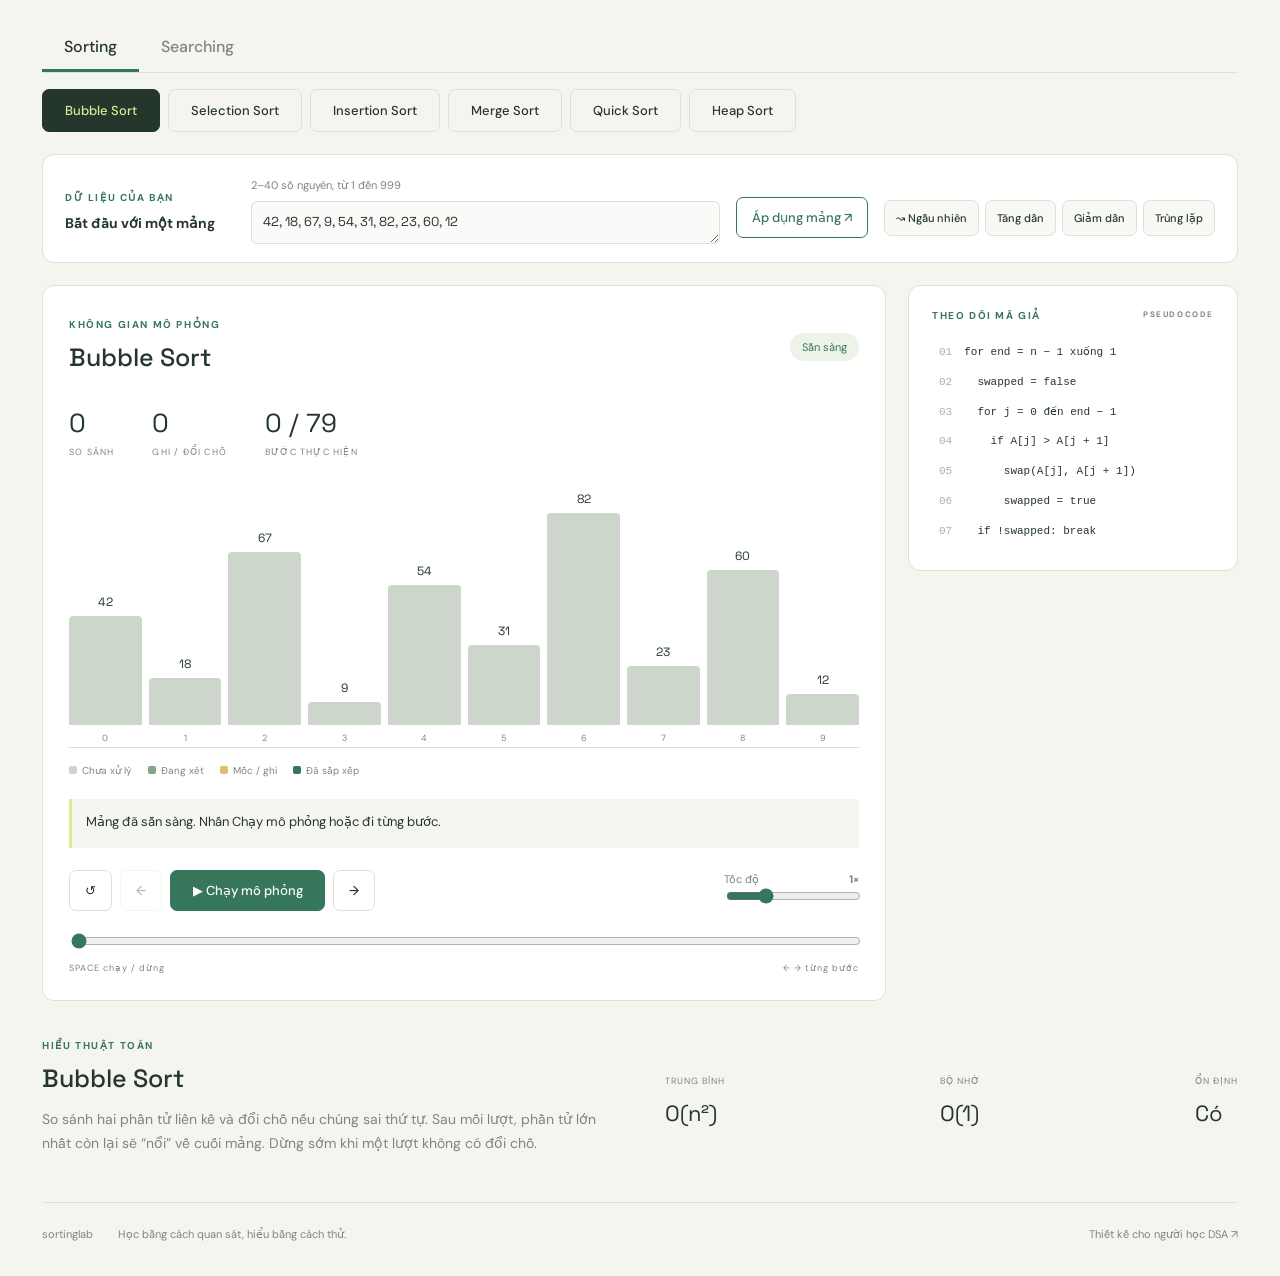
<file: index.html>
<!doctype html><html lang="vi"><meta charset="utf-8"><meta name="viewport" content="width=device-width,initial-scale=1"><title>Sorting Lab • Học qua từng bước</title><link rel="stylesheet" href="style.css"><body><main><div class="algorithm-menu"><nav id="categories" aria-label="Chọn nhóm thuật toán"><button data-category="sorting" class="selected" aria-pressed="true">Sorting</button><button data-category="searching" aria-pressed="false">Searching</button></nav><nav id="algos" aria-label="Chọn thuật toán sắp xếp"></nav></div><section class="panel data-row"><div class="data-heading"><span class="eyebrow">DỮ LIỆU CỦA BẠN</span><h3>Bắt đầu với một mảng</h3></div><div class="array-field"><label for="array">2–40 số nguyên, từ 1 đến 999</label><textarea id="array" rows="1">42, 18, 67, 9, 54, 31, 82, 23, 60, 12</textarea></div><div id="search-controls" hidden><label for="target">Giá trị cần tìm</label><input id="target" type="number" min="1" max="999" value="54"></div><button id="apply" class="outline">Áp dụng mảng ↗</button><div class="presets"><button data-preset="random">↝ Ngẫu nhiên</button><button data-preset="ascending">Tăng dần</button><button data-preset="descending">Giảm dần</button><button data-preset="duplicates">Trùng lặp</button></div><p id="error" role="alert"></p></section><div class="layout"><section class="lab"><div class="lab-head"><div><span class="eyebrow">KHÔNG GIAN MÔ PHỎNG</span><h2 id="title"></h2></div><span id="state" class="badge">Sẵn sàng</span></div><div class="stats"><div><b id="comparisons">0</b><span>SO SÁNH</span></div><div><b id="writes">0</b><span>GHI / ĐỔI CHỖ</span></div><div><b id="step-count">0 / 0</b><span>BƯỚC THỰC HIỆN</span></div></div><section id="bst-view" hidden><div class="heap-heading"><span class="eyebrow">BINARY SEARCH TREE</span><span id="bst-size" class="badge"></span></div><p class="heap-hint">Nhỏ hơn → trái · Lớn hơn hoặc bằng → phải khi chèn. Chỉ số dưới nút tương ứng với mảng đầu vào.</p><div class="heap-scroll bst-scroll"><svg id="bst-tree" role="img" aria-label="Cây tìm kiếm nhị phân"></svg></div><div id="bst-path" class="bst-path"></div></section><section id="heap-view" hidden><div class="heap-heading"><span class="eyebrow">CÂY NHỊ PHÂN / MAX-HEAP</span><span id="heap-size" class="badge"></span></div><p class="heap-hint">Nút i có con trái 2i + 1 và con phải 2i + 2. Số nhỏ dưới nút là chỉ số trong mảng.</p><div class="heap-scroll"><svg id="heap-tree" role="img" aria-label="Cây nhị phân biểu diễn heap"></svg></div><div class="heap-output"><span>Đã ra khỏi heap</span><div id="heap-sorted"></div></div></section><div id="chart" aria-label="Mảng đang sắp xếp"></div><div class="legend"><span><i class="neutral"></i><span id="legend-neutral">Chưa xử lý</span></span><span><i class="active"></i>Đang xét</span><span><i class="pivot"></i><span id="legend-pivot">Mốc / ghi</span></span><span><i class="done"></i><span id="legend-done">Đã sắp xếp</span></span></div><div id="message" role="status"></div><div class="transport"><button id="reset" title="Về đầu">↺</button><button id="prev" title="Bước trước">←</button><button id="play" class="primary">▶ Chạy mô phỏng</button><button id="next" title="Bước tiếp theo">→</button><div class="speed"><label for="speed">Tốc độ <b id="speed-value">1×</b></label><input id="speed" type="range" min="0.25" max="3" value="1" step="0.25"></div></div><input id="timeline" aria-label="Chọn bước mô phỏng" type="range" min="0" value="0"><div class="shortcuts">SPACE chạy / dừng <span>← → từng bước</span></div></section><aside><section class="panel"><div class="code-head"><span class="eyebrow">THEO DÕI MÃ GIẢ</span><span class="tiny">PSEUDOCODE</span></div><div id="code"></div></section></aside></div><section class="explain"><div><span class="eyebrow">HIỂU THUẬT TOÁN</span><h2 id="about-title"></h2><p id="about"></p></div><div class="complexity"><div><span>TRUNG BÌNH</span><b id="time"></b></div><div><span>BỘ NHỚ</span><b id="space"></b></div><div><span id="property-label">ỔN ĐỊNH</span><b id="stable"></b></div></div></section><footer>sortinglab <span>Học bằng cách quan sát, hiểu bằng cách thử.</span><span>Thiết kế cho người học DSA ↗</span></footer></main><script src="algorithms.js"></script><script src="app.js"></script></body></html>
</file>
<file: style.css>
@import url('https://fonts.googleapis.com/css2?family=DM+Sans:wght@400;500;600;700&family=Space+Grotesk:wght@400;500;600;700&display=swap');
:root{--bg:#f5f5ef;--ink:#25372d;--muted:#7c877d;--green:#36765b;--lime:#d8ed93;--line:#dde2d8}*{box-sizing:border-box}body{margin:0;background:var(--bg);color:var(--ink);font-family:'DM Sans',sans-serif}header{max-width:1320px;margin:auto;padding:28px 42px;display:flex;justify-content:space-between;align-items:center;border-bottom:1px solid var(--line)}.brand{text-decoration:none;color:var(--ink);font:700 27px 'Space Grotesk',sans-serif}.brand>span:first-child{background:var(--green);color:var(--lime);padding:4px 9px;margin-right:10px;border-radius:8px}.thin{font-weight:400}.brand small{display:block;font:9px 'DM Sans';letter-spacing:2px;margin:12px 0 0 48px}.tag,.eyebrow,.tiny{font-size:10px;letter-spacing:1.6px;font-weight:700}.tag{color:var(--muted)}main{max-width:1320px;margin:auto;padding:0 42px}.intro{display:flex;justify-content:space-between;align-items:end;padding:42px 0 32px}.eyebrow{color:var(--green)}h1{font:500 46px/1.13 'Space Grotesk';letter-spacing:-2px;margin:16px 0}h1 em{font-style:normal;color:var(--green)}p{font-size:14px;line-height:1.7;color:var(--muted)}.intro-note{border-left:1px solid var(--line);padding-left:24px;margin-bottom:8px}.intro-note>span{font:28px 'Space Grotesk';color:var(--green)}nav{display:flex;gap:8px;flex-wrap:wrap;margin-bottom:22px}button{cursor:pointer;font:500 13px 'DM Sans';border:1px solid var(--line);background:#fff;color:var(--ink);border-radius:7px;padding:11px 15px;transition:background .15s}button:hover{background:#e9efdf}button:disabled{opacity:.35;cursor:default}nav button{background:transparent;padding:12px 22px}nav button.selected{background:var(--ink);color:var(--lime);border-color:var(--ink)}.layout{display:grid;grid-template-columns:minmax(0,1fr) 330px;gap:22px}.lab,.panel{background:#fff;border:1px solid var(--line);border-radius:12px}.lab{padding:26px}.lab-head{display:flex;align-items:center;justify-content:space-between}h2{font:500 25px 'Space Grotesk';margin:8px 0}.badge{font-size:11px;background:#edf3e7;padding:7px 12px;border-radius:30px;color:var(--green)}.stats{display:flex;gap:38px;margin-top:25px}.stats div{display:flex;flex-direction:column;gap:6px}.stats b{font:26px 'Space Grotesk'}.stats span{font-size:9px;letter-spacing:1.2px;color:var(--muted)}#chart{height:260px;display:flex;align-items:end;gap:7px;margin:30px 0 16px;padding:25px 0 22px;border-bottom:1px solid var(--line)}.bar{flex:1;min-width:0;background:#cdd6cb;border-radius:4px 4px 0 0;position:relative;transition:height .15s,background .15s}.bar b{position:absolute;top:-22px;width:100%;text-align:center;font:12px 'Space Grotesk'}.bar small{position:absolute;bottom:-19px;width:100%;text-align:center;color:var(--muted);font-size:9px}.bar.active,.legend .active{background:#80a788}.bar.pivot,.legend .pivot{background:#e6bc69}.bar.done,.legend .done{background:var(--green)}.legend{display:flex;gap:16px;flex-wrap:wrap;font-size:10px;color:var(--muted)}.legend i{display:inline-block;width:8px;height:8px;border-radius:2px;margin-right:5px}.neutral{background:#cdd6cb}#message{background:#f4f6ef;border-left:3px solid var(--lime);padding:14px;margin:22px 0;font-size:13px;min-height:49px}.transport{display:flex;gap:8px;align-items:center}.primary{background:var(--green);color:white;border-color:var(--green);min-width:155px}.primary:hover{background:#285b44}.speed{margin-left:auto;width:135px}.speed label{font-size:11px;display:flex;justify-content:space-between}input[type=range]{width:100%;accent-color:var(--green);cursor:pointer}#timeline{margin-top:22px}.shortcuts{font-size:9px;color:var(--muted);letter-spacing:1px;display:flex;justify-content:space-between;margin-top:8px}aside{display:flex;flex-direction:column;gap:18px}.panel{padding:23px}h3{font-size:16px;margin:12px 0 18px}label{font-size:11px;color:var(--muted)}textarea{font:13px/1.7 'Space Grotesk';width:100%;resize:vertical;margin:8px 0;border:1px solid var(--line);border-radius:6px;background:#fafbf8;padding:12px;color:var(--ink)}.outline{width:100%;border-color:var(--green);color:var(--green)}.presets{display:grid;grid-template-columns:1fr 1fr;gap:6px;margin-top:12px}.presets button{font-size:11px;padding:8px;background:#f8f9f5}#error{color:#b24736;font-size:11px;margin:6px 0 0}.code-head{display:flex;justify-content:space-between;margin-bottom:16px}.tiny{font-size:8px;color:var(--muted)}#code{font:11px/1.8 monospace}.code-line{padding:5px 7px;border-radius:4px;white-space:pre-wrap}.code-line span{color:#aab1a7;margin-right:12px}.code-line.highlight{background:#edf3d8;color:#365d36}.explain{display:grid;grid-template-columns:1fr 1fr;gap:50px;padding:32px 0;border-bottom:1px solid var(--line)}.explain p{max-width:580px}.complexity{display:flex;justify-content:space-between;align-items:center}.complexity div{display:flex;flex-direction:column;gap:12px}.complexity span{font-size:9px;color:var(--muted);letter-spacing:1px}.complexity b{font:22px 'Space Grotesk'}footer{display:flex;gap:25px;padding:24px 0 35px;font-size:11px;color:var(--muted)}footer>span:last-child{margin-left:auto}button:focus-visible,textarea:focus-visible,input:focus-visible{outline:2px solid var(--green);outline-offset:3px}@media(max-width:950px){.layout{grid-template-columns:1fr}aside{display:grid;grid-template-columns:1fr 1fr}.intro-note{display:none}.explain{grid-template-columns:1fr;gap:10px}.complexity{padding:10px 0}}@media(max-width:600px){header,main{padding-left:18px;padding-right:18px}.tag{display:none}h1{font-size:36px}.intro{padding-top:30px}nav{gap:5px}nav button{padding:9px 12px;font-size:11px}.lab{padding:18px}.stats{gap:24px}#chart{gap:3px;height:230px}.bar b{font-size:9px}aside{display:flex}.speed{width:85px}.primary{min-width:0;padding:11px 10px}.transport button{padding:11px 10px}.legend{gap:10px}footer>span:last-child{display:none}}

[hidden]{display:none!important}#heap-view{margin-top:26px;padding:20px 0 12px;border-top:1px solid var(--line);border-bottom:1px solid var(--line)}.heap-heading{display:flex;align-items:center;justify-content:space-between;gap:12px}.heap-hint{font-size:11px;margin:10px 0}.heap-scroll{overflow-x:auto;background:#fafbf7;border-radius:8px;padding:10px 0}#heap-tree{display:block;width:100%}.heap-edge{stroke:#cbd5c6;stroke-width:2}.heap-edge.highlighted{stroke:var(--green);stroke-width:3}.heap-node circle{fill:#e4e9df;stroke:#bdcbbb;stroke-width:1.5}.heap-node.active circle{fill:#80a788;stroke:#36765b}.heap-node.pivot circle{fill:#e6bc69;stroke:#c99a41}.heap-value{font:600 14px 'Space Grotesk',sans-serif;fill:var(--ink)}.heap-index{font:10px 'DM Sans',sans-serif;fill:var(--muted)}.heap-empty{font:13px 'DM Sans',sans-serif;fill:var(--green)}.heap-output{display:flex;align-items:center;gap:12px;margin-top:16px;font-size:10px;color:var(--muted)}#heap-sorted{display:flex;flex-wrap:wrap;gap:5px}.heap-chip{background:var(--green);color:white;border-radius:4px;padding:5px 8px;font:12px 'Space Grotesk',sans-serif}

.algorithm-menu{margin-bottom:22px}#categories{gap:0;border-bottom:1px solid var(--line);margin-bottom:16px}#categories button{border:0;border-bottom:3px solid transparent;border-radius:0;padding:12px 22px;background:transparent;color:var(--muted);font-size:16px}#categories button.selected{border-bottom-color:var(--green);color:var(--ink);background:transparent}#categories small{font-size:10px;margin-left:9px;font-weight:400}#algos{margin-bottom:0}.bar.excluded{opacity:.25}#search-controls{margin:10px 0 14px}#target{display:block;width:100%;padding:10px 12px;margin-top:7px;border:1px solid var(--line);border-radius:6px;background:#fafbf8;font:14px 'Space Grotesk';color:var(--ink)}#search-note{font-size:11px;line-height:1.5;margin:7px 0 0}@media(max-width:600px){#categories button{padding:10px 14px}#categories small{margin-left:5px}}

main{padding-top:24px}

.data-row{display:flex;align-items:center;gap:16px;margin-bottom:22px;padding:18px 22px;flex-wrap:wrap}.data-heading{flex:0 0 170px}.data-heading h3{font-size:14px;margin:8px 0 0}.array-field{flex:1 1 260px;min-width:200px}.data-row textarea{display:block;margin:7px 0 0;min-height:43px;resize:vertical;padding:9px 11px}.data-row #apply{width:auto;flex:0 0 auto;margin-top:18px}.data-row .presets{display:flex;gap:6px;margin:18px 0 0;flex:0 0 auto}.data-row .presets button{white-space:nowrap;padding:10px 11px}.data-row #search-controls{flex:0 0 140px;margin:0}.data-row #search-note{max-width:220px}.data-row #error{width:100%;margin:0}.data-row #error:empty{display:none}@media(max-width:1100px){.data-row{gap:12px}.data-row .presets{margin-top:0;flex:1 1 100%}.data-row .presets button{flex:1}.layout aside{display:flex}}@media(max-width:600px){.data-row{padding:16px}.data-heading{flex-basis:100%}.array-field{flex-basis:100%}.data-row #apply{margin-top:0}.data-row .presets{flex-wrap:wrap}.data-row .presets button{flex:1 1 40%}.data-row #search-controls{flex:1 1 150px}}

#bst-view{margin-top:26px;padding:20px 0 12px;border-top:1px solid var(--line);border-bottom:1px solid var(--line)}.bst-scroll{max-height:480px;overflow:auto}#bst-tree{display:block;width:100%}.heap-node.visited circle{fill:#d8ed93;stroke:#8aaa58}.heap-node.found circle{fill:var(--green);stroke:var(--green)}.heap-node.found .heap-value{fill:white}.bst-path{font-size:12px;color:var(--green);margin-top:14px;line-height:1.7;overflow-wrap:anywhere}
</file>
